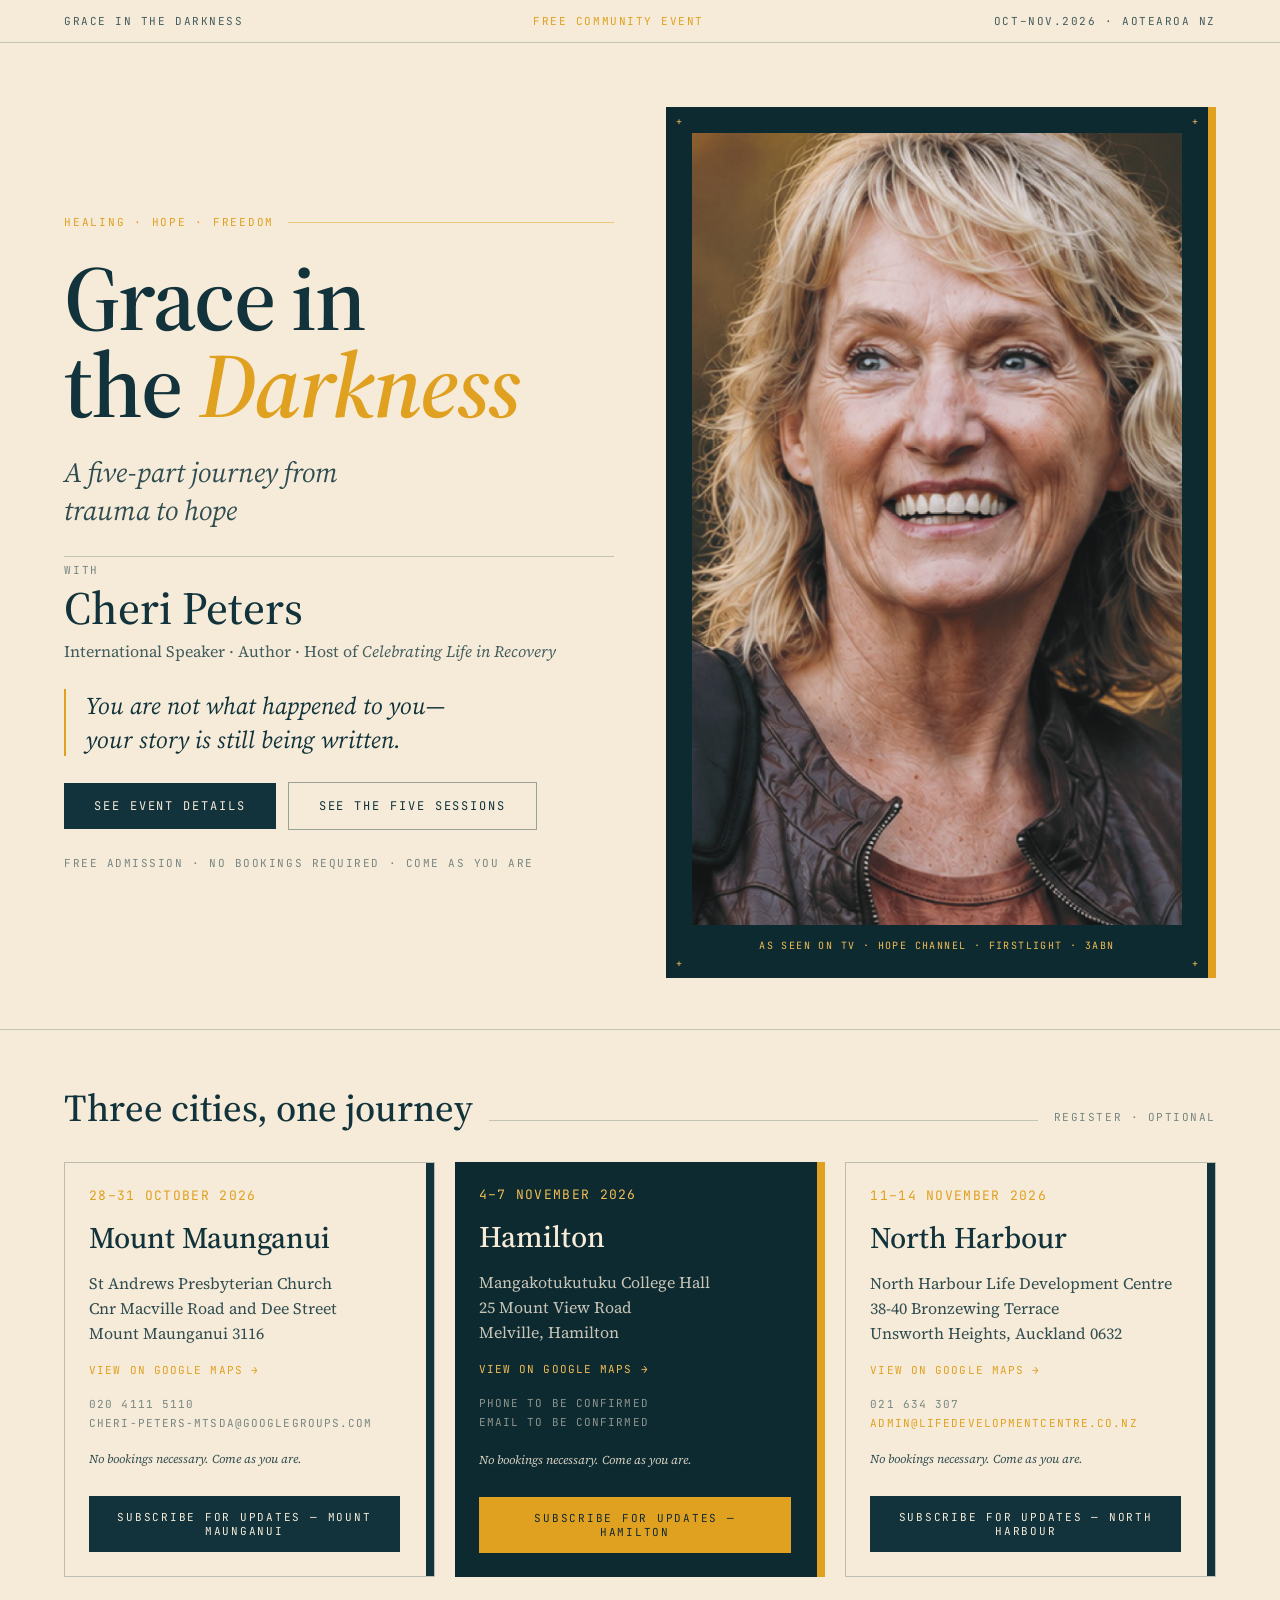
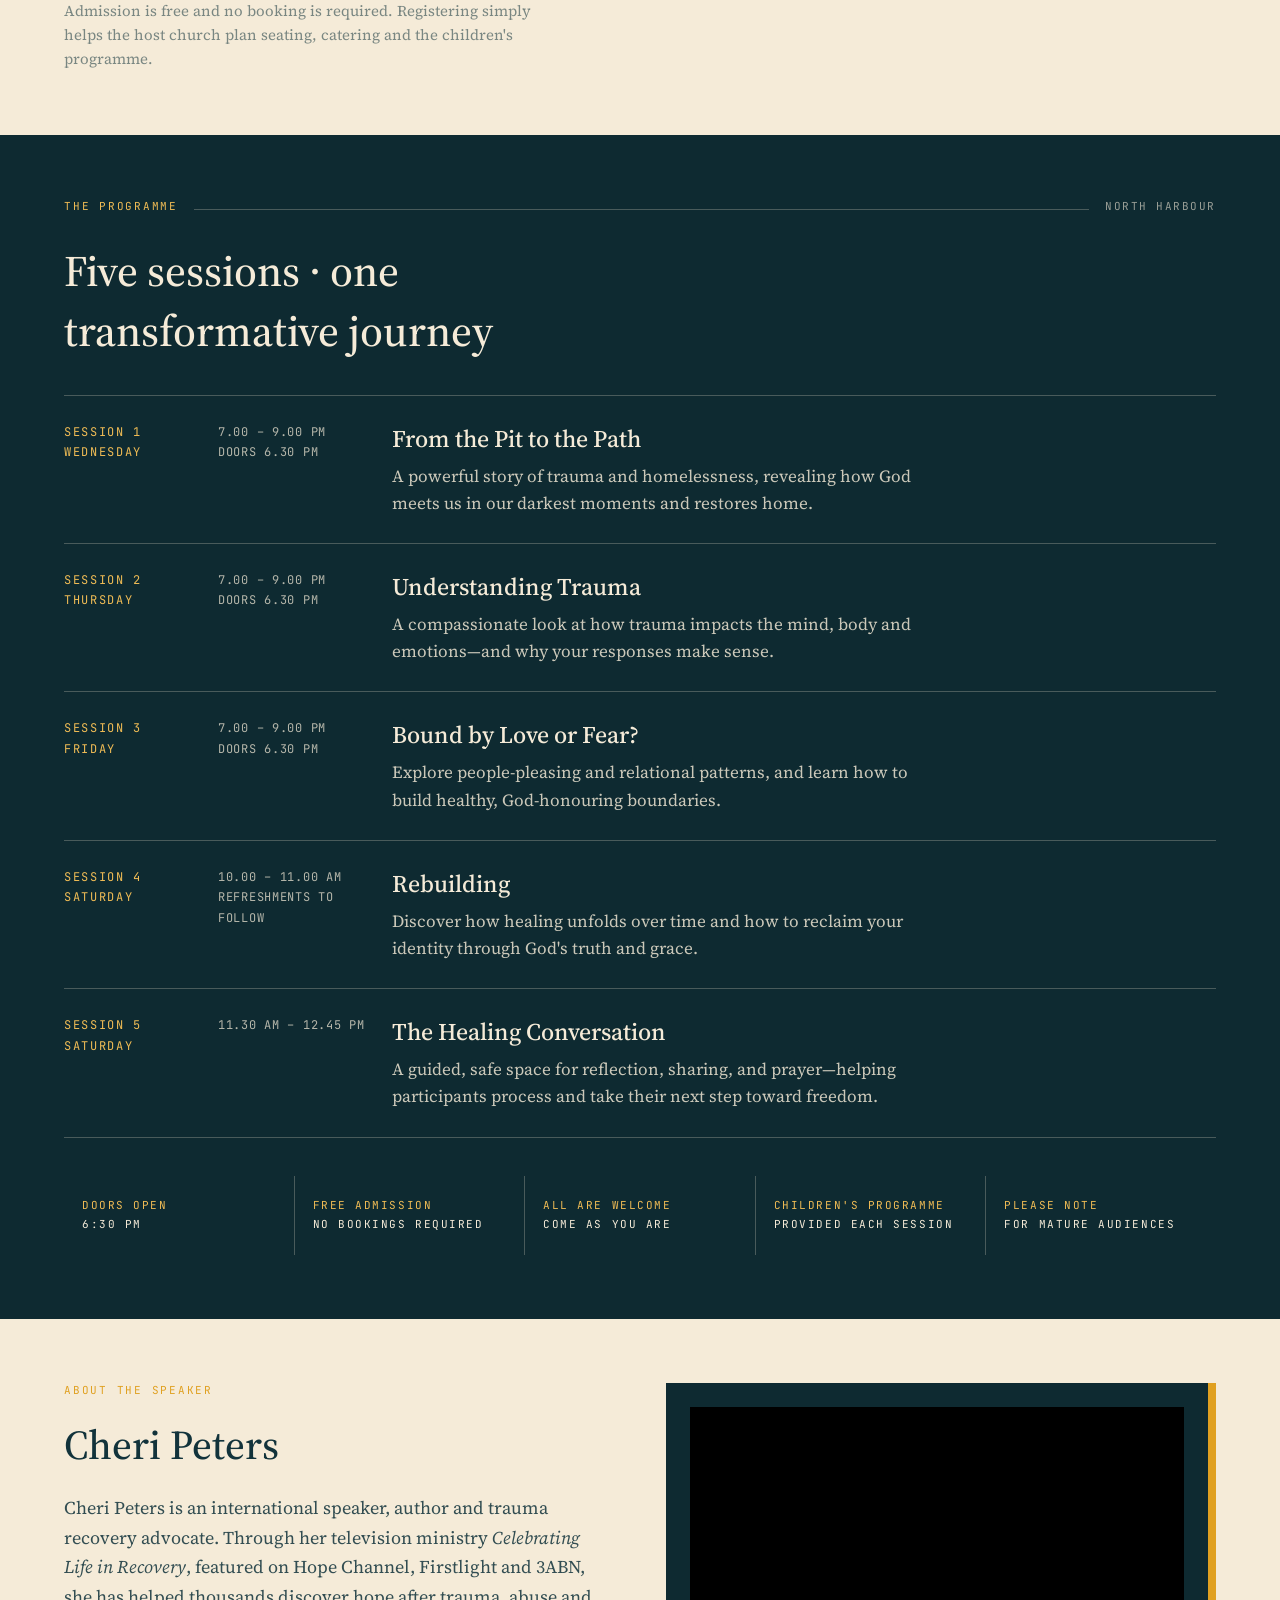
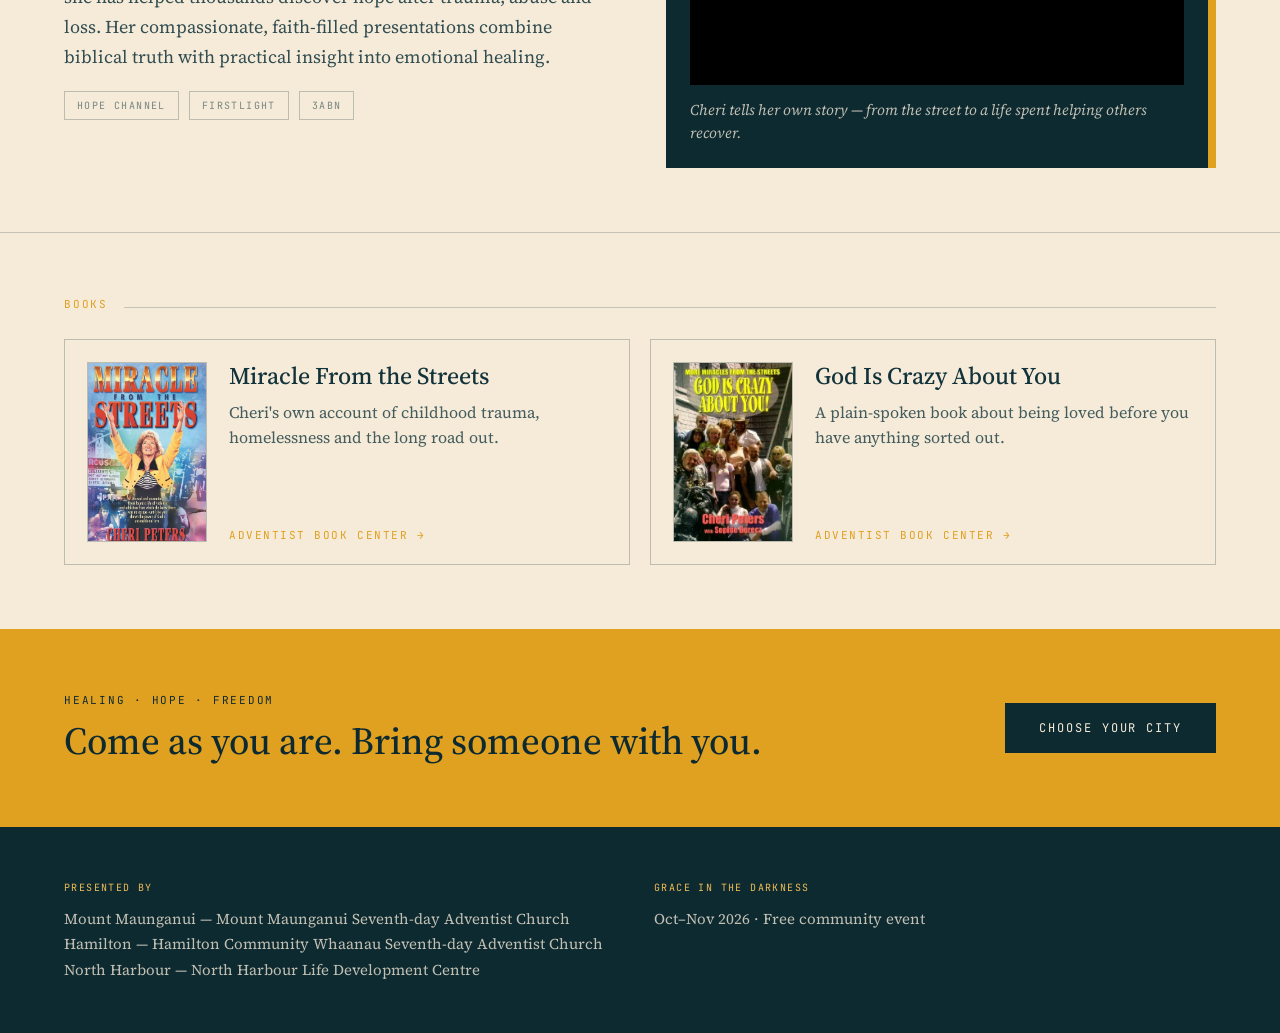
<file: index.html>
<!DOCTYPE html>
<html lang="en-NZ">
<head>
<meta charset="utf-8">
<meta name="viewport" content="width=device-width, initial-scale=1">
<title>Grace in the Darkness — Cheri Peters | Free community event</title>
<meta name="description" content="A five-part journey from trauma to hope with international speaker Cheri Peters. Free community event running in Mount Maunganui, Hamilton and North Harbour, Oct–Nov 2026.">
<meta property="og:title" content="Grace in the Darkness — Cheri Peters | Free community event">
<meta property="og:description" content="A five-part journey from trauma to hope with international speaker Cheri Peters. Free community event running in Mount Maunganui, Hamilton and North Harbour, Oct–Nov 2026.">
<meta property="og:image" content="assets/cheri.jpg">
<meta property="og:type" content="website">
<link rel="preconnect" href="https://fonts.googleapis.com">
<link rel="preconnect" href="https://fonts.gstatic.com" crossorigin>
<link href="https://fonts.googleapis.com/css2?family=Source+Serif+4:ital,opsz,wght@0,8..60,300..700;1,8..60,300..700&family=JetBrains+Mono:wght@400;500&display=swap" rel="stylesheet">
<link rel="stylesheet" href="styles.css">
</head>
<body>

  <div class="masthead">
    <span>Grace in the Darkness</span>
    <span class="accent">Free Community Event</span>
    <span>Oct–Nov.2026 · Aotearoa NZ</span>
  </div>

  <section class="hero">
    <div class="hero-copy">
      <div class="eyebrow-rule">
        <span>Healing · Hope · Freedom</span>
        <span class="rule"></span>
      </div>
      <h1>Grace in the <em>Darkness</em></h1>
      <p class="hero-lede">A five-part journey from trauma to hope</p>
      <div class="speaker-block">
        <div class="label">with</div>
        <div class="name">Cheri Peters</div>
        <div class="title">International Speaker · Author · Host of <em>Celebrating Life in Recovery</em></div>
      </div>
      <blockquote class="pull-quote">You are not what happened to you—your story is still being written.</blockquote>
      <div class="button-row">
        <a href="#cities" class="btn btn-primary">See Event Details</a>
        <a href="#programme" class="btn btn-secondary">See the five sessions</a>
      </div>
      <div class="fine-print">Free Admission · No Bookings Required · Come As You Are</div>
    </div>

    <figure class="plate">
      <div class="plate-bar"></div>
      <div class="plate-tick tl">+</div>
      <div class="plate-tick bl">+</div>
      <div class="plate-tick tr">+</div>
      <div class="plate-tick br">+</div>
      <img src="assets/cheri.jpg" alt="Cheri Peters">
      <figcaption>As seen on TV · Hope Channel · Firstlight · 3ABN</figcaption>
    </figure>
  </section>

  <section id="cities" class="cities" style="scroll-margin-top: 60px">
    <div class="section-header">
      <h2>Three cities, one journey</h2>
      <span class="rule"></span>
      <span class="tag">Register · Optional</span>
    </div>

    <div class="city-grid">

      <article class="city-card lit">
        <div class="city-date">28–31 OCTOBER 2026</div>
        <h3>Mount Maunganui</h3>
        <div class="city-address">
          St Andrews Presbyterian Church<br>
          Cnr Macville Road and Dee Street<br>
          Mount Maunganui 3116
        </div>
        <a href="https://maps.app.goo.gl/BZL6fec2chuPP9dE8" target="_blank" rel="noopener" class="city-map-link">View on Google Maps →</a>
        <div class="city-contact">
          020 4111 5110<br>cheri-peters-mtsda@googlegroups.com
        </div>
        <div class="city-note">No bookings necessary. Come as you are.</div>
        <a href="https://docs.google.com/forms/d/e/1FAIpQLSexdgAQRRcQHb9TrcAooWmN6rJJpuRYI_dZz_Y-_RaXruJ-pQ/viewform" target="_blank" rel="noopener" class="city-register">Subscribe for updates — Mount Maunganui</a>
      </article>

      <article class="city-card inverted">
        <div class="city-date">4–7 NOVEMBER 2026</div>
        <h3>Hamilton</h3>
        <div class="city-address">
          Mangakotukutuku College Hall<br>
          25 Mount View Road<br>
          Melville, Hamilton
        </div>
        <a href="https://www.google.com/maps/search/?api=1&query=Mangakotukutuku+College+Hall%2C+25+Mount+View+Road%2C+Melville%2C+Hamilton" target="_blank" rel="noopener" class="city-map-link">View on Google Maps →</a>
        <div class="city-contact">
          Phone to be confirmed<br>Email to be confirmed
        </div>
        <div class="city-note">No bookings necessary. Come as you are.</div>
        <a href="https://docs.google.com/forms/d/e/1FAIpQLSckywdBOEpSE9KdX68pFP5EzN5wghj5KhZDKJYsPw2J0TaTBA/viewform" target="_blank" rel="noopener" class="city-register">Subscribe for updates — Hamilton</a>
      </article>

      <article class="city-card lit">
        <div class="city-date">11–14 NOVEMBER 2026</div>
        <h3>North Harbour</h3>
        <div class="city-address">
          North Harbour Life Development Centre<br>
          38-40 Bronzewing Terrace<br>
          Unsworth Heights, Auckland 0632
        </div>
        <a href="https://www.google.com/maps/search/?api=1&query=North+Harbour+Life+Development+Centre%2C+38-40+Bronzewing+Terrace%2C+Unsworth+Heights%2C+Auckland+0632" target="_blank" rel="noopener" class="city-map-link">View on Google Maps →</a>
        <div class="city-contact">
          021 634 307<br><a href="mailto:admin@lifedevelopmentcentre.co.nz">admin@lifedevelopmentcentre.co.nz</a>
        </div>
        <div class="city-note">No bookings necessary. Come as you are.</div>
        <a href="https://docs.google.com/forms/d/e/1FAIpQLSd7eWW1HkgBjl3I88715-DJ5gXL0411yozE_PZWFvSA_rO0qw/viewform" target="_blank" rel="noopener" class="city-register">Subscribe for updates — North Harbour</a>
      </article>

    </div>
    <p class="cities-note">Admission is free and no booking is required. Registering simply helps the host church plan seating, catering and the children's programme.</p>
  </section>

  <section id="programme" class="programme" style="scroll-margin-top: 60px">
    <div class="section-header">
      <span class="tag-left">The Programme</span>
      <span class="rule"></span>
      <span class="tag">North Harbour</span>
    </div>
    <h2>Five sessions · one transformative journey</h2>

    <div class="programme-list">
      <div class="programme-row">
        <div class="session-day">Session 1<br>Wednesday</div>
        <div class="session-time">7.00 – 9.00 pm<br>Doors 6.30 pm</div>
        <div class="session-body">
          <h3>From the Pit to the Path</h3>
          <p>A powerful story of trauma and homelessness, revealing how God meets us in our darkest moments and restores home.</p>
        </div>
      </div>
      <div class="programme-row">
        <div class="session-day">Session 2<br>Thursday</div>
        <div class="session-time">7.00 – 9.00 pm<br>Doors 6.30 pm</div>
        <div class="session-body">
          <h3>Understanding Trauma</h3>
          <p>A compassionate look at how trauma impacts the mind, body and emotions—and why your responses make sense.</p>
        </div>
      </div>
      <div class="programme-row">
        <div class="session-day">Session 3<br>Friday</div>
        <div class="session-time">7.00 – 9.00 pm<br>Doors 6.30 pm</div>
        <div class="session-body">
          <h3>Bound by Love or Fear?</h3>
          <p>Explore people-pleasing and relational patterns, and learn how to build healthy, God-honouring boundaries.</p>
        </div>
      </div>
      <div class="programme-row">
        <div class="session-day">Session 4<br>Saturday</div>
        <div class="session-time">10.00 – 11.00 am<br>Refreshments to follow</div>
        <div class="session-body">
          <h3>Rebuilding</h3>
          <p>Discover how healing unfolds over time and how to reclaim your identity through God's truth and grace.</p>
        </div>
      </div>
      <div class="programme-row">
        <div class="session-day">Session 5<br>Saturday</div>
        <div class="session-time">11.30 am – 12.45 pm</div>
        <div class="session-body">
          <h3>The Healing Conversation</h3>
          <p>A guided, safe space for reflection, sharing, and prayer—helping participants process and take their next step toward freedom.</p>
        </div>
      </div>
    </div>

    <div class="fact-strip">
      <div class="fact">Doors open<br><span>6:30 pm</span></div>
      <div class="fact">Free admission<br><span>No bookings required</span></div>
      <div class="fact">All are welcome<br><span>Come as you are</span></div>
      <div class="fact">Children's programme<br><span>Provided each session</span></div>
      <div class="fact">Please note<br><span>For mature audiences</span></div>
    </div>
  </section>

  <section class="about">
    <div class="about-copy">
      <div class="eyebrow">About the Speaker</div>
      <h2>Cheri Peters</h2>
      <p>Cheri Peters is an international speaker, author and trauma recovery advocate. Through her television ministry <em>Celebrating Life in Recovery</em>, featured on Hope Channel, Firstlight and 3ABN, she has helped thousands discover hope after trauma, abuse and loss. Her compassionate, faith-filled presentations combine biblical truth with practical insight into emotional healing.</p>
      <div class="chip-row">
        <span class="chip">Hope Channel</span>
        <span class="chip">Firstlight</span>
        <span class="chip">3ABN</span>
      </div>
    </div>
    <figure class="video-plate">
      <div class="plate-bar"></div>
      <div class="video-frame">
        <iframe src="https://www.youtube-nocookie.com/embed/sTytfNNXaGk" title="Cheri Peters" allow="accelerometer; autoplay; clipboard-write; encrypted-media; picture-in-picture" allowfullscreen></iframe>
      </div>
      <figcaption>Cheri tells her own story — from the street to a life spent helping others recover.</figcaption>
    </figure>
  </section>

  <section class="books">
    <div class="section-header">
      <span class="tag-left">Books</span>
      <span class="rule"></span>
    </div>
    <div class="book-grid">
      <article class="book-card">
        <img src="assets/book-miracle-from-the-streets.webp" alt="Miracle From the Streets book cover" class="book-cover">
        <div class="book-info">
          <h3>Miracle From the Streets</h3>
          <p>Cheri's own account of childhood trauma, homelessness and the long road out.</p>
          <a href="https://adventistbookcenter.com/miracle-from-the-streets.html" target="_blank" rel="noopener" class="book-link">Adventist Book Center →</a>
        </div>
      </article>
      <article class="book-card">
        <img src="assets/book-god-is-crazy-about-you.webp" alt="God Is Crazy About You book cover" class="book-cover">
        <div class="book-info">
          <h3>God Is Crazy About You</h3>
          <p>A plain-spoken book about being loved before you have anything sorted out.</p>
          <a href="https://adventistbookcenter.com/god-is-crazy-about-you.html" target="_blank" rel="noopener" class="book-link">Adventist Book Center →</a>
        </div>
      </article>
    </div>
  </section>

  <section class="cta-band">
    <div class="cta-copy">
      <div class="eyebrow">Healing · Hope · Freedom</div>
      <h2>Come as you are. Bring someone with you.</h2>
    </div>
    <a href="#cities" class="btn-cta">Choose your city</a>
  </section>

  <footer class="site-footer">
    <div>
      <h3>Presented by</h3>
      Mount Maunganui — Mount Maunganui Seventh-day Adventist Church<br>
      Hamilton — Hamilton Community Whaanau Seventh-day Adventist Church<br>
      North Harbour — North Harbour Life Development Centre
    </div>
    <div>
      <h3>Grace in the Darkness</h3>
      Oct–Nov 2026 · Free community event
    </div>
  </footer>

</body>
</html>
</file>
<file: styles.css>
/* Grace in the Darkness — event landing page
   Palette: paper #F5EBD8 / ink #12333B / ink-deep #0E2A31 / gold #E0A020 / gold-soft #F0BC55 / gold-deep #B87F13 */

html {
  scroll-behavior: smooth;
}

* {
  box-sizing: border-box;
}

html,
body {
  margin: 0;
  padding: 0;
  background: #F5EBD8;
}

body {
  color: #12333B;
  font-family: 'Source Serif 4', Georgia, serif;
  min-height: 100vh;
  overflow-x: hidden;
}

a {
  color: #E0A020;
  text-decoration: none;
}

a:hover {
  color: #B87F13;
}

::selection {
  background: #E0A020;
  color: #F5EBD8;
}

a:focus-visible,
button:focus-visible {
  outline: 2px solid #B87F13;
  outline-offset: 2px;
}

.mono {
  font-family: 'JetBrains Mono', monospace;
  text-transform: uppercase;
  letter-spacing: 0.14em;
}

/* Shared mono chrome: every eyebrow, label, date, time, button and footer
   heading in the design uses JetBrains Mono + uppercase. Listed once here
   instead of repeated per-class. */
.masthead,
.eyebrow-rule,
.speaker-block .label,
.fine-print,
.plate-tick,
.plate figcaption,
.section-header .tag,
.section-header .tag-left,
.city-date,
.city-contact,
.city-register,
.programme-row .session-day,
.programme-row .session-time,
.fact-strip .fact,
.about-copy .eyebrow,
.chip-row,
.cta-band .eyebrow,
.btn,
.btn-cta,
.book-link,
.site-footer h3 {
  font-family: 'JetBrains Mono', monospace;
  text-transform: uppercase;
}

/* 1. Masthead */

.masthead {
  display: flex;
  justify-content: space-between;
  align-items: center;
  gap: 16px;
  padding: 14px clamp(20px, 5vw, 72px);
  font-size: 11px;
  letter-spacing: 0.14em;
  color: rgba(18, 51, 59, 0.78);
  border-bottom: 1px solid rgba(18, 51, 59, 0.22);
}

.masthead .accent {
  color: #E0A020;
}

/* 2. Hero */

.hero {
  display: grid;
  grid-template-columns: repeat(auto-fit, minmax(300px, 1fr));
  gap: clamp(28px, 4vw, 64px);
  align-items: stretch;
  padding: clamp(32px, 5vw, 80px) clamp(20px, 5vw, 72px) clamp(24px, 4vw, 56px);
}

.hero-copy {
  display: flex;
  flex-direction: column;
  gap: 26px;
  justify-content: center;
}

.eyebrow-rule {
  display: flex;
  align-items: center;
  gap: 14px;
  font-size: 11px;
  letter-spacing: 0.16em;
  color: #E0A020;
}

.eyebrow-rule .rule {
  flex: 1;
  height: 1px;
  background: rgba(224, 160, 32, 0.5);
}

.hero h1 {
  margin: 0;
  font-size: clamp(46px, 7.2vw, 104px);
  line-height: 0.94;
  font-weight: 600;
  letter-spacing: -0.02em;
  text-wrap: balance;
}

.hero h1 em {
  font-style: italic;
  color: #E0A020;
}

.hero-lede {
  margin: 0;
  font-size: clamp(20px, 2.2vw, 28px);
  font-style: italic;
  line-height: 1.35;
  color: rgba(18, 51, 59, 0.86);
  max-width: 22ch;
}

.speaker-block {
  display: flex;
  flex-direction: column;
  gap: 8px;
  padding-top: 6px;
  border-top: 1px solid rgba(18, 51, 59, 0.22);
}

.speaker-block .label {
  font-size: 11px;
  letter-spacing: 0.16em;
  color: rgba(18, 51, 59, 0.55);
}

.speaker-block .name {
  font-size: clamp(30px, 3.6vw, 46px);
  line-height: 1;
  font-weight: 500;
}

.speaker-block .title {
  font-size: 16px;
  line-height: 1.5;
  color: rgba(18, 51, 59, 0.78);
}

.pull-quote {
  margin: 0;
  padding-left: 20px;
  border-left: 2px solid #E0A020;
  font-size: clamp(19px, 2vw, 24px);
  font-style: italic;
  line-height: 1.4;
  max-width: 32ch;
}

.button-row {
  display: flex;
  flex-wrap: wrap;
  gap: 12px;
  align-items: center;
}

.btn {
  display: inline-block;
  padding: 15px 30px;
  font-size: 12px;
  letter-spacing: 0.16em;
  border: none;
  cursor: pointer;
}

.btn-primary {
  background: #12333B;
  color: #F5EBD8;
}

.btn-primary:hover {
  background: #0E2A31;
  color: #F5EBD8;
}

.btn-secondary {
  border: 1px solid rgba(18, 51, 59, 0.4);
  color: #12333B;
  background: transparent;
}

.btn-secondary:hover {
  border-color: #E0A020;
  color: #B87F13;
}

.fine-print {
  font-size: 11px;
  letter-spacing: 0.14em;
  color: rgba(18, 51, 59, 0.55);
}

.plate {
  position: relative;
  margin: 0;
  background: #0E2A31;
  padding: 26px 34px 26px 26px;
  min-height: 420px;
  display: flex;
  flex-direction: column;
}

.plate-bar {
  position: absolute;
  top: 0;
  right: 0;
  bottom: 0;
  width: 8px;
  background: #E0A020;
}

.plate-tick {
  position: absolute;
  font-size: 10px;
  color: #F0BC55;
}

.plate-tick.tl { top: 8px; left: 10px; }
.plate-tick.bl { bottom: 8px; left: 10px; }
.plate-tick.tr { top: 8px; right: 18px; }
.plate-tick.br { bottom: 8px; right: 18px; }

.plate img {
  width: 100%;
  flex: 1;
  object-fit: cover;
  object-position: 50% 22%;
  display: block;
  filter: saturate(0.92);
}

.plate figcaption {
  padding: 14px 6px 0;
  color: #F0BC55;
  font-size: 10px;
  letter-spacing: 0.14em;
  text-align: center;
}

/* Section headers (shared pattern: label / rule / tag) */

.section-header {
  display: flex;
  align-items: baseline;
  gap: 16px;
  margin-bottom: 28px;
}

.section-header h2 {
  margin: 0;
  font-size: clamp(26px, 3vw, 38px);
  font-weight: 500;
}

.section-header .rule {
  flex: 1;
  height: 1px;
  background: rgba(18, 51, 59, 0.22);
}

.section-header .tag {
  font-size: 11px;
  letter-spacing: 0.14em;
  color: rgba(18, 51, 59, 0.55);
}

.section-header .tag-left {
  font-size: 11px;
  letter-spacing: 0.16em;
  color: #E0A020;
}

/* 3. Cities */

.cities {
  padding: clamp(32px, 4vw, 64px) clamp(20px, 5vw, 72px) clamp(40px, 5vw, 72px);
  border-top: 1px solid rgba(18, 51, 59, 0.22);
}

.city-grid {
  display: grid;
  grid-template-columns: repeat(auto-fit, minmax(280px, 1fr));
  gap: 20px;
}

.city-card {
  position: relative;
  padding: 24px 34px 24px 24px;
  display: flex;
  flex-direction: column;
  gap: 18px;
}

.city-card::after {
  content: "";
  position: absolute;
  top: 0;
  right: 0;
  bottom: 0;
  width: 8px;
}

.city-card.lit {
  background: #F5EBD8;
  border: 1px solid rgba(18, 51, 59, 0.25);
}

.city-card.lit::after {
  background: #12333B;
}

.city-card.inverted {
  background: #0E2A31;
  color: #F5EBD8;
}

.city-card.inverted::after {
  background: #E0A020;
}

.city-date {
  font-size: 13px;
  letter-spacing: 0.1em;
}

.city-card.lit .city-date {
  color: #E0A020;
}

.city-card.inverted .city-date {
  color: #F0BC55;
}

.city-card h3 {
  margin: 0;
  font-size: 30px;
  font-weight: 500;
  line-height: 1.05;
}

.city-address {
  font-size: 16px;
  line-height: 1.55;
}

.city-card.lit .city-address {
  color: rgba(18, 51, 59, 0.86);
}

.city-card.inverted .city-address {
  color: rgba(245, 235, 216, 0.8);
}

.city-contact {
  font-size: 11px;
  letter-spacing: 0.1em;
  line-height: 1.7;
}

.city-card.lit .city-contact {
  color: rgba(18, 51, 59, 0.55);
}

.city-card.inverted .city-contact {
  color: rgba(245, 235, 216, 0.55);
}

.city-map-link,
.city-map-placeholder {
  font-family: 'JetBrains Mono', monospace;
  font-size: 11px;
  letter-spacing: 0.1em;
  text-transform: uppercase;
}

.city-card.lit .city-map-link {
  color: #E0A020;
}

.city-card.lit .city-map-link:hover {
  color: #B87F13;
}

.city-card.inverted .city-map-link {
  color: #F0BC55;
}

.city-card.inverted .city-map-link:hover {
  color: #F5EBD8;
}

.city-map-placeholder {
  color: rgba(18, 51, 59, 0.4);
}

.city-card.inverted .city-map-placeholder {
  color: rgba(245, 235, 216, 0.4);
}

.city-note {
  margin-top: auto;
  font-size: 12px;
  font-style: italic;
  line-height: 1.4;
}

.city-card.lit .city-note {
  color: rgba(18, 51, 59, 0.86);
}

.city-card.inverted .city-note {
  color: rgba(245, 235, 216, 0.86);
}

.city-register {
  margin-top: 10px;
  display: inline-block;
  padding: 14px 22px;
  text-align: center;
  font-size: 11px;
  letter-spacing: 0.16em;
}

.city-card.lit .city-register {
  background: #12333B;
  color: #F5EBD8;
}

.city-card.lit .city-register:hover {
  background: #0E2A31;
  color: #F5EBD8;
}

.city-card.inverted .city-register {
  background: #E0A020;
  color: #0E2A31;
}

.city-card.inverted .city-register:hover {
  background: #F0BC55;
  color: #0E2A31;
}

.cities-note {
  margin: 22px 0 0;
  font-size: 15px;
  line-height: 1.6;
  color: rgba(18, 51, 59, 0.55);
  max-width: 60ch;
}

/* 4. Programme */

.programme {
  padding: clamp(36px, 5vw, 72px) clamp(20px, 5vw, 72px);
  background: #0E2A31;
  color: #F5EBD8;
}

.programme .section-header .tag-left {
  font-size: 11px;
  letter-spacing: 0.16em;
  color: #F0BC55;
}

.programme .section-header .rule {
  background: rgba(245, 235, 216, 0.25);
}

.programme .section-header .tag {
  color: rgba(245, 235, 216, 0.6);
}

.programme h2 {
  margin: 0 0 34px;
  font-size: clamp(28px, 3.4vw, 44px);
  font-weight: 500;
  max-width: 26ch;
}

.programme-list {
  display: flex;
  flex-direction: column;
}

.programme-row {
  display: flex;
  flex-wrap: wrap;
  gap: 24px;
  padding: 26px 0;
  border-top: 1px solid rgba(245, 235, 216, 0.25);
}

.programme-row:last-child {
  border-bottom: 1px solid rgba(245, 235, 216, 0.25);
}

.programme-row .session-day {
  width: 130px;
  font-size: 12px;
  letter-spacing: 0.14em;
  text-transform: uppercase;
  color: #F0BC55;
  line-height: 1.7;
  font-family: 'JetBrains Mono', monospace;
}

.programme-row .session-time {
  width: 150px;
  font-size: 12px;
  letter-spacing: 0.06em;
  color: rgba(245, 235, 216, 0.72);
  line-height: 1.7;
  font-family: 'JetBrains Mono', monospace;
}

.programme-row .session-body {
  flex: 1 1 280px;
}

.programme-row h3 {
  margin: 0 0 8px;
  font-size: 24px;
  font-weight: 500;
}

.programme-row p {
  margin: 0;
  font-size: 17px;
  line-height: 1.6;
  color: rgba(245, 235, 216, 0.82);
  max-width: 58ch;
}

.fact-strip {
  display: grid;
  grid-template-columns: repeat(auto-fit, minmax(200px, 1fr));
  gap: 1px;
  margin-top: 38px;
  background: rgba(245, 235, 216, 0.25);
}

.fact-strip .fact {
  background: #0E2A31;
  padding: 20px 18px;
  font-size: 11px;
  letter-spacing: 0.14em;
  line-height: 1.8;
  color: #F0BC55;
  font-family: 'JetBrains Mono', monospace;
}

.fact-strip .fact span {
  color: #F5EBD8;
}

/* 5. About the speaker */

.about {
  padding: clamp(36px, 5vw, 72px) clamp(20px, 5vw, 72px);
  display: grid;
  grid-template-columns: repeat(auto-fit, minmax(320px, 1fr));
  gap: clamp(28px, 4vw, 56px);
  align-items: start;
}

.about-copy {
  display: flex;
  flex-direction: column;
  gap: 20px;
}

.about-copy .eyebrow {
  font-size: 11px;
  letter-spacing: 0.16em;
  color: #E0A020;
}

.about-copy h2 {
  margin: 0;
  font-size: clamp(28px, 3.2vw, 42px);
  font-weight: 500;
}

.about-copy p {
  margin: 0;
  font-size: 18px;
  line-height: 1.65;
  color: rgba(18, 51, 59, 0.86);
  max-width: 60ch;
  text-wrap: pretty;
}

.chip-row {
  display: flex;
  flex-wrap: wrap;
  gap: 10px;
  font-size: 10px;
  letter-spacing: 0.14em;
  color: rgba(18, 51, 59, 0.55);
}

.chip {
  border: 1px solid rgba(18, 51, 59, 0.25);
  padding: 7px 12px;
}

.video-plate {
  position: relative;
  margin: 0;
  background: #0E2A31;
  padding: 24px 32px 24px 24px;
}

.video-plate .plate-bar {
  background: #E0A020;
}

.video-frame {
  position: relative;
  width: 100%;
  padding-top: 56.25%;
  background: #000;
}

.video-frame iframe {
  position: absolute;
  inset: 0;
  width: 100%;
  height: 100%;
  border: 0;
}

.video-plate figcaption {
  padding-top: 14px;
  color: rgba(245, 235, 216, 0.78);
  font-size: 15px;
  font-style: italic;
  line-height: 1.5;
}

/* 6. Books */

.books {
  padding: clamp(36px, 5vw, 72px) clamp(20px, 5vw, 72px);
  border-top: 1px solid rgba(18, 51, 59, 0.22);
}

.book-grid {
  display: grid;
  grid-template-columns: repeat(auto-fit, minmax(300px, 1fr));
  gap: 20px;
}

.book-card {
  display: grid;
  grid-template-columns: 120px 1fr;
  gap: 22px;
  border: 1px solid rgba(18, 51, 59, 0.25);
  padding: 22px;
}

.book-cover {
  width: 100%;
  aspect-ratio: 2 / 3;
  object-fit: cover;
  border: 1px solid rgba(18, 51, 59, 0.25);
  display: block;
}

.book-info {
  display: flex;
  flex-direction: column;
  gap: 10px;
}

.book-info h3 {
  margin: 0;
  font-size: 24px;
  font-weight: 500;
  line-height: 1.15;
}

.book-info p {
  margin: 0;
  font-size: 16px;
  line-height: 1.6;
  color: rgba(18, 51, 59, 0.78);
}

.book-link {
  margin-top: auto;
  font-size: 11px;
  letter-spacing: 0.14em;
}

/* 7. CTA band */

.cta-band {
  padding: clamp(40px, 5vw, 80px) clamp(20px, 5vw, 72px);
  background: #E0A020;
  color: #0E2A31;
  display: flex;
  flex-wrap: wrap;
  gap: 28px;
  align-items: center;
  justify-content: space-between;
}

.cta-band .cta-copy {
  max-width: 44ch;
}

.cta-band h2 {
  white-space: nowrap;
}

@media (max-width: 640px) {
  .cta-band h2 {
    white-space: normal;
  }
}

.cta-band .eyebrow {
  font-size: 11px;
  letter-spacing: 0.16em;
  margin-bottom: 12px;
}

.cta-band h2 {
  margin: 0;
  font-size: clamp(26px, 3vw, 40px);
  font-weight: 500;
  line-height: 1.15;
}

.btn-cta {
  display: inline-block;
  padding: 17px 34px;
  background: #0E2A31;
  color: #F5EBD8;
  font-size: 12px;
  letter-spacing: 0.16em;
}

.btn-cta:hover {
  background: #12333B;
  color: #F5EBD8;
}

/* 8. Footer */

.site-footer {
  padding: clamp(28px, 4vw, 56px) clamp(20px, 5vw, 72px);
  background: #0E2A31;
  color: rgba(245, 235, 216, 0.78);
  display: grid;
  grid-template-columns: repeat(auto-fit, minmax(200px, 1fr));
  gap: 28px;
  font-size: 15px;
  line-height: 1.7;
}

.site-footer h3 {
  margin: 0 0 10px;
  font-size: 10px;
  letter-spacing: 0.14em;
  color: #F0BC55;
  font-weight: normal;
}

.site-footer a {
  color: #F0BC55;
}

/* Sections all use sharp corners, no shadows, no rounded cards — do not add border-radius or box-shadow. */
section, article, figure {
  border-radius: 0;
  box-shadow: none;
}
</file>
